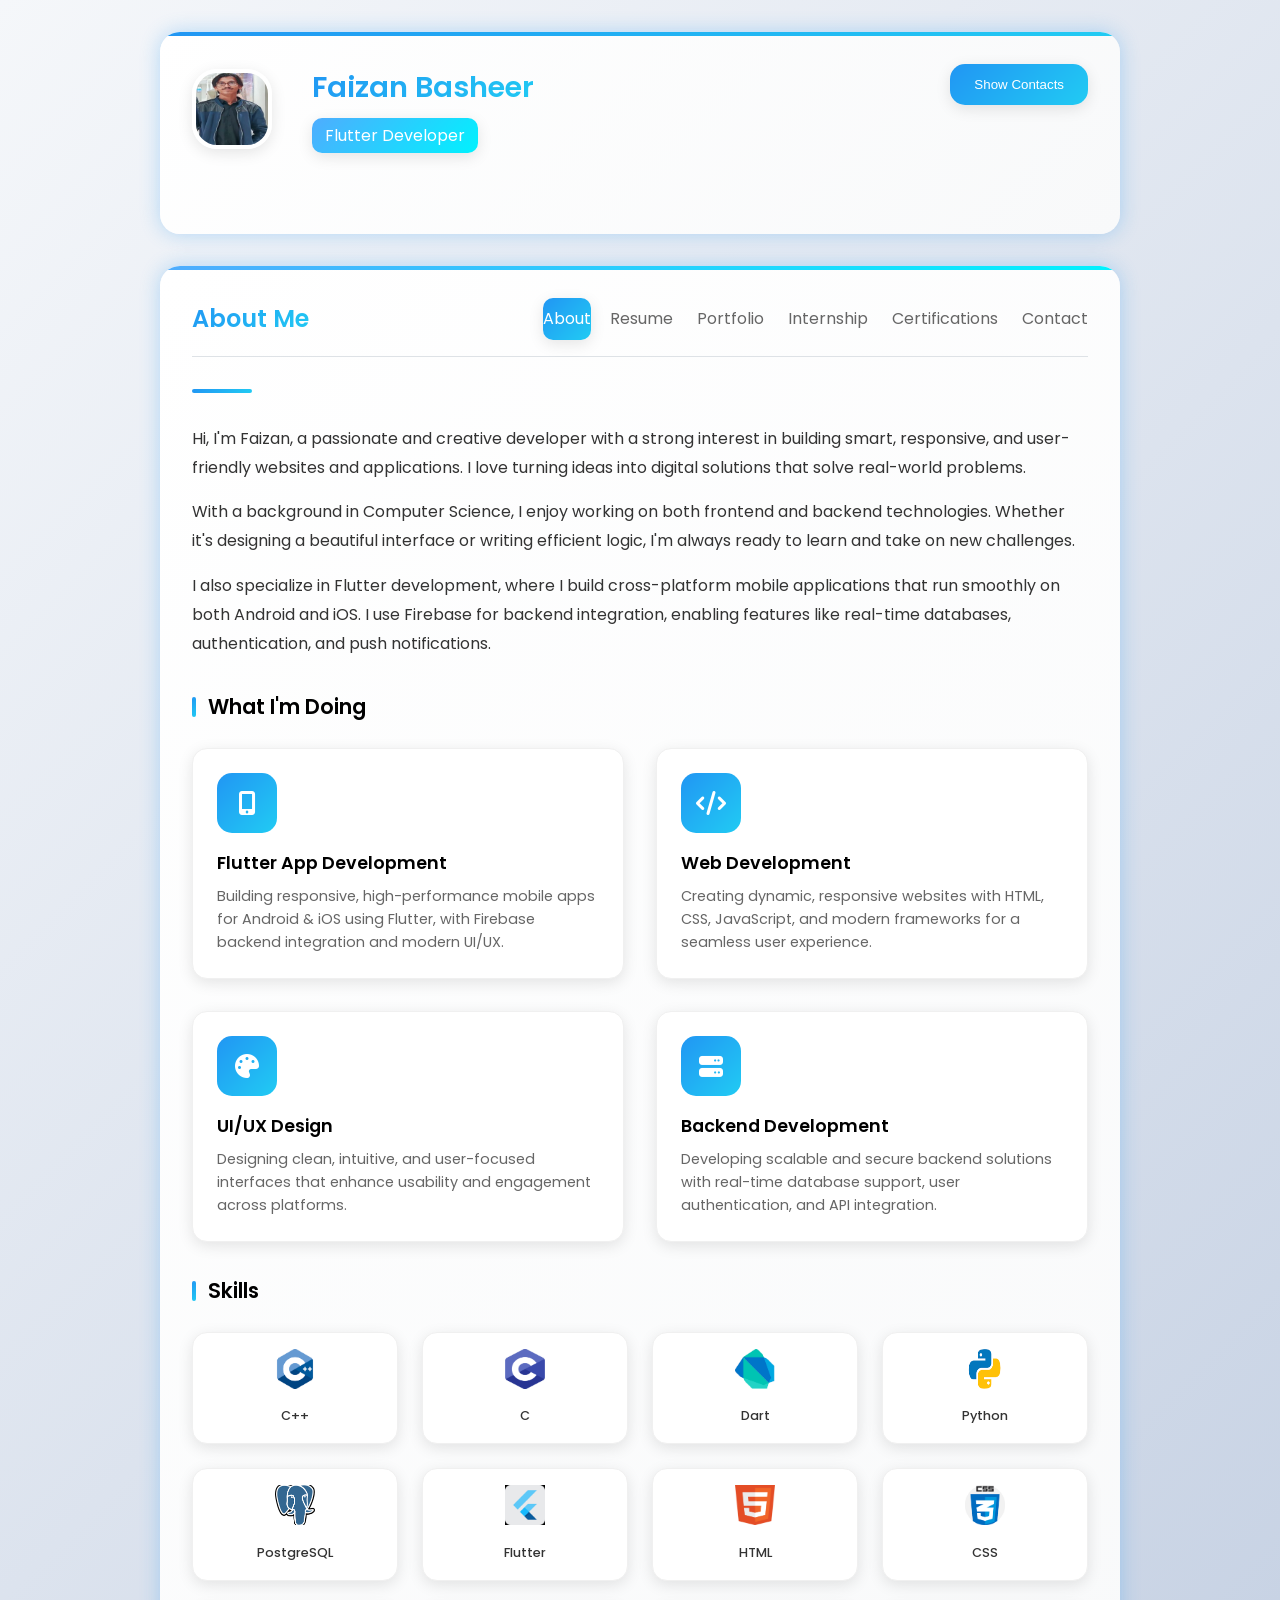
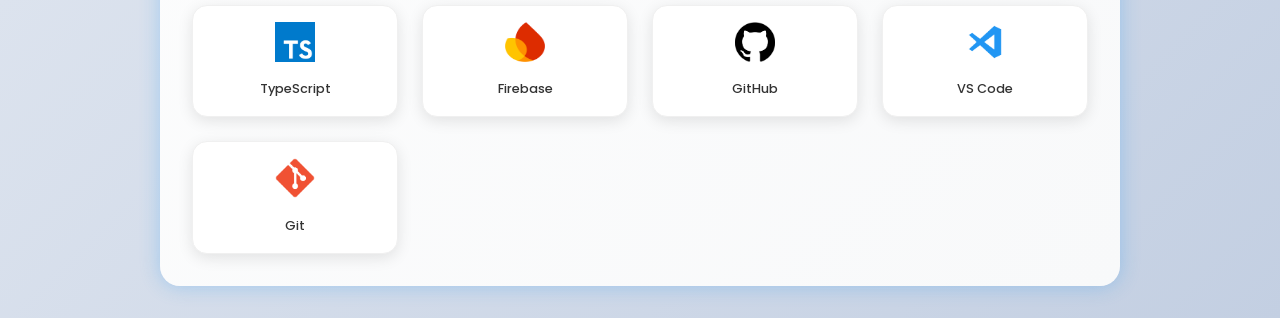
<file: index.html>
<!DOCTYPE html>
<html lang="en">
<head>
  <meta charset="UTF-8" />
  <meta name="viewport" content="width=device-width, initial-scale=1.0"/>
  <title>Faizan Basheer - Flutter Developer</title>
  <link rel="stylesheet" href="https://cdnjs.cloudflare.com/ajax/libs/font-awesome/6.5.1/css/all.min.css" crossorigin="anonymous" />
  <link rel="stylesheet" href="style.css"/>
</head>
<body>
  <div class="container">
    <header class="profile-card">
      <div class="profile-card-top">
        <div class="profile-header">
          <img src="assets/Faizan.jpg" alt="Faizan Basheer" class="profile-pic" />
          <div class="profile-info">
            <h1>Faizan Basheer</h1>
            <p>Flutter Developer</p>
          </div>
        </div>
        <button class="contact-btn">Show Contacts</button>
      </div>

      <div class="contact-details-container">
        <div class="contact-grid">
          <div class="contact-item">
            <div class="contact-icon-wrapper"><i class="fas fa-envelope"></i></div>
            <div class="contact-text">
              <span>EMAIL</span>
              <a href="mailto:faizanbasheer38@gmail.com">faizanbasheer38@gmail.com</a>
            </div>
          </div>
          <div class="contact-item">
            <div class="contact-icon-wrapper"><i class="fas fa-phone"></i></div>
            <div class="contact-text">
              <span>PHONE</span>
              <p>+923329874805</p>
            </div>
          </div>
          <div class="contact-item">
            <div class="contact-icon-wrapper"><i class="fas fa-map-marker-alt"></i></div>
            <div class="contact-text">
              <span>LOCATION</span>
              <p>Karachi, Pakistan</p>
            </div>
          </div>
        </div>
        <div class="social-links">
          <a href="https://www.linkedin.com/in/faizan-basheer" target="_blank"><i class="fab fa-linkedin-in"></i></a>

          <a href="https://github.com/fayzan101" target="_blank"><i class="fab fa-github"></i></a>
          
          <a href="mailto:faizanbasheer38@gmail.com" target="_blank"><i class="fab fa-google"></i></a>
        
          <a href="https://twitter.com/BasheerFai4259" target="_blank"><i class="fab fa-twitter"></i></a>
          
        </div>
      </div>
    </header>

    <main class="content-card">
      <div class="card-header">
        <h2 class="active-section-title">About Me</h2>
        <nav class="main-nav">
          <ul>
            <li><a href="#about" class="active" data-title="About Me">About</a></li>
            <li><a href="#resume" data-title="Resume">Resume</a></li>
            <li><a href="#portfolio" data-title="Portfolio">Portfolio</a></li>
            <li><a href="#internship" data-title="Internship">Internship</a></li> 
            <li><a href="#certifications" data-title="Certifications">Certifications</a></li>
            <li><a href="#contact" data-title="Contact">Contact</a></li>
          </ul>
        </nav>
      </div>

      <!-- ABOUT SECTION -->
      <section id="about" class="content-section">
        <div class="underline"></div>
        <p>
          Hi, I'm Faizan, a passionate and creative developer with a strong interest in building smart, responsive, and user-friendly websites and applications. I love turning ideas into digital solutions that solve real-world problems.
        </p>
        <p>
          With a background in Computer Science, I enjoy working on both frontend and backend technologies. Whether it's designing a beautiful interface or writing efficient logic, I'm always ready to learn and take on new challenges.
        </p>
        <p>
          I also specialize in Flutter development, where I build cross-platform mobile applications that run smoothly on both Android and iOS. I use Firebase for backend integration, enabling features like real-time databases, authentication, and push notifications.
        </p>

        <div class="what-im-doing">
            <h3 class="section-title">What I'm Doing</h3>
            <div class="services-grid">
              
              <!-- Mobile Apps -->
              <div class="service-card">
                <div class="service-icon-container">
                  <i class="fas fa-mobile-alt service-icon"></i>
                </div>
                <div class="service-info">
                  <h4>Flutter App Development</h4>
                  <p>Building responsive, high-performance mobile apps for Android & iOS using Flutter, with Firebase backend integration and modern UI/UX.</p>
                </div>
              </div>
          
              <!-- Web Development -->
              <div class="service-card">
                <div class="service-icon-container">
                  <i class="fas fa-code service-icon"></i>
                </div>
                <div class="service-info">
                  <h4>Web Development</h4>
                  <p>Creating dynamic, responsive websites with HTML, CSS, JavaScript, and modern frameworks for a seamless user experience.</p>
                </div>
              </div>
          
              <!-- UI/UX Design -->
              <div class="service-card">
                <div class="service-icon-container">
                  <i class="fas fa-palette service-icon"></i>
                </div>
                <div class="service-info">
                  <h4>UI/UX Design</h4>
                  <p>Designing clean, intuitive, and user-focused interfaces that enhance usability and engagement across platforms.</p>
                </div>
              </div>
          
              <!-- Backend Development -->
              <div class="service-card">
                <div class="service-icon-container">
                  <i class="fas fa-server service-icon"></i>
                </div>
                <div class="service-info">
                  <h4>Backend Development</h4>
                  <p>Developing scalable and secure backend solutions with real-time database support, user authentication, and API integration.</p>
                </div>
              </div>
          
            </div>
          </div>
          
        <div class="skills-section">
          <h3 class="section-title">Skills</h3>
          <div class="skills-list">
            <div class="skill-card"><img src="assets/c++.png" alt="C++"><p>C++</p></div>
            <div class="skill-card"><img src="assets/c.png" alt="C"><p>C</p></div>
            <div class="skill-card"><img src="assets/dart.png" alt="Dart"><p>Dart</p></div>
            <div class="skill-card"><img src="assets/Python.png" alt="Python"><p>Python</p></div>
            <div class="skill-card"><img src="assets/postgres.png" alt="PostgreSQL"><p>PostgreSQL</p></div>
            <div class="skill-card"><img src="assets/flutter.png" alt="Flutter"><p>Flutter</p></div>
            <div class="skill-card"><img src="assets/hmtl.png" alt="HTML"><p>HTML</p></div>
            <div class="skill-card"><img src="assets/css.png" alt="CSS"><p>CSS</p></div>
            <div class="skill-card"><img src="assets/typescript.png" alt="TypeScript"><p>TypeScript</p></div>
            <div class="skill-card"><img src="assets/firebase.png" alt="Firebase"><p>Firebase</p></div>
            <div class="skill-card"><img src="assets/github.png" alt="GitHub"><p>GitHub</p></div>
            <div class="skill-card"><img src="assets/vscode.png" alt="VS Code"><p>VS Code</p></div>
            <div class="skill-card"><img src="assets/git.png" alt="Git"><p>Git</p></div>

          </div>
        </div>
      </section>

      <!-- RESUME SECTION -->
      <section id="resume" class="content-section hidden">
        <div class="underline"></div>
      
        <!-- Education -->
        <div class="resume-section">
          <div class="resume-title">
            <div class="resume-icon-wrapper"><i class="fas fa-graduation-cap"></i></div>
            <h3>Education</h3>
          </div>
          <div class="timeline resume-grid">
            <div class="resume-card">
              <i class="fas fa-university card-icon"></i>
              <div class="card-content">
                <h4>FAST National University, Karachi</h4>
                <p class="degree">BS in Computer Science</p>
                <span class="date">2024 — Present</span>
              </div>
            </div>
            <div class="resume-card">
              <i class="fas fa-school card-icon"></i>
              <div class="card-content">
                <h4>Army Public Degree College, Karachi</h4>
                <p class="degree">Intermediate in Computer Science (ICS)</p>
                <span class="date">2022 — 2024</span>
              </div>
            </div>
            <div class="resume-card">
              <i class="fas fa-chalkboard-teacher card-icon"></i>
              <div class="card-content">
                <h4>Army Public School, Karachi</h4>
                <p class="degree">Matriculation in Computer Science</p>
                <span class="date">2021 — 2022</span>
              </div>
            </div>
          </div>
        </div>
      
        <!-- Work Experience -->
        <div class="resume-section">
          <div class="resume-title">
            <div class="resume-icon-wrapper"><i class="fas fa-briefcase"></i></div>
            <h3>Work Experience</h3>
          </div>
          <div class="timeline resume-grid">
            <div class="resume-card wide">
              <i class="fas fa-laptop-code card-icon"></i>
              <div class="card-content">
                <h4>Freelance Web Developer</h4>
                <p class="degree">Self-employed | Remote</p>
                <span class="date">Jan 2022 – Present</span>
                <ul class="timeline-details">
                  <li>Built responsive websites and web apps for educational institutes.</li>
                  <li>Used HTML, CSS, JavaScript, TypeScript & Node.js.</li>
                  <li>Gathered client requirements & delivered on time.</li>
                  <li>Ensured mobile responsiveness & good UX.</li>
                </ul>
              </div>
            </div>
          </div>
        </div>
      
        <!-- Leadership & Volunteering -->
        <div class="resume-section">
          <div class="resume-title">
            <div class="resume-icon-wrapper"><i class="fas fa-users"></i></div>
            <h3>Leadership & Volunteering</h3>
          </div>
          <div class="timeline resume-grid">
            <div class="resume-card wide">
              <i class="fas fa-user-tie card-icon"></i>
              <div class="card-content">
                <h4>Deputy Head – Math Olympiad</h4>
                <p class="degree">FAST NUCES Karachi</p>
                <span class="date">April 2025</span>
                <ul class="timeline-details">
                  <li>Created & evaluated math problems for competition.</li>
                  <li>Supervised event with 70+ participants.</li>
                  <li>Managed scheduling & volunteer coordination.</li>
                </ul>
              </div>
            </div>
          </div>
        </div>
      
        <!-- Download Resume Button -->
        <div class="download-resume-btn">
          <a href="assets/Resume.pdf" download>
            <i class="fas fa-download"></i> Download Resume
          </a>
        </div>
      </section>
      
      <!-- OTHER SECTIONS -->
      <!-- PORTFOLIO SECTION -->
<section id="portfolio" class="content-section hidden">
    <div class="underline"></div>
    <h3 class="section-title">My Projects</h3>
    <div class="portfolio-grid">
      <!-- Project 1 -->
      <a href="https://github.com/fayzan101/airline-reservation-system" target="_blank" class="project-card">
        <div class="project-icon"><i class="fas fa-plane"></i></div>
        <div class="project-info">
          <h4>Airline Reservation System</h4>
          <p>Console-based system in C with separate modules for users and admins. Supports flight booking, viewing, modification, and admin-controlled management features.</p>
        </div>
      </a>
  
      <!-- Project 2 -->
      <a href="https://github.com/fayzan101/airline-reservation-ui" target="_blank" class="project-card">
        <div class="project-icon"><i class="fas fa-desktop"></i></div>
        <div class="project-info">
          <h4>Airline Reservation UI</h4>
          <p>Modern, responsive airline booking interface built with HTML, CSS, and JavaScript. Designed for smooth UX with interactive form elements.</p>
        </div>
      </a>
  
      <!-- Project 3 -->
      <a href="https://github.com/fayzan101/quiz-application" target="_blank" class="project-card">
        <div class="project-icon"><i class="fas fa-question-circle"></i></div>
        <div class="project-info">
          <h4>Quiz Application</h4>
          <p>Interactive quiz platform built with TypeScript, React, and Tailwind CSS. Includes timer, score tracking, and responsive design.</p>
        </div>
      </a>
  
      <!-- Project 4 -->
      <a href="https://github.com/fayzan101/chess-game" target="_blank" class="project-card">
        <div class="project-icon"><i class="fas fa-chess-board"></i></div>
        <div class="project-info">
          <h4>Chess Game</h4>
          <p>2-player chess game built using C++ and Raylib. Features a clean graphical interface, interactive piece movement, and real-time multiplayer gameplay on the same device.</p>
        </div>
      </a>
  
      <!-- Project 5 -->
      <a href="https://github.com/fayzan101/FlyCourier-App-Orio-Technologies-" target="_blank" class="project-card">
        <div class="project-icon"><i class="fas fa-shipping-fast"></i></div>
        <div class="project-info">
          <h4>Fly Courier</h4>
          <p>Mobile app UI for courier services, built with Flutter. Features modern design, cross-platform support, and seamless user experience. Developed during internship at Orio Technologies.</p>
        </div>
      </a>
    </div>
  </section>
  

  <section id="internship" class="content-section hidden">
    <div class="underline"></div>
    <h3 class="section-title">Internship</h3>
    <div class="timeline resume-grid">
      <div class="resume-card wide">
        <i class="fas fa-briefcase card-icon"></i>
        <div class="card-content">
          <h4>Flutter Developer Intern</h4>
          <p class="degree">Orio Technologies Pvt Ltd | Onsite</p>
          <span class="date">25th June 2025 – Present</span>
          <ul class="timeline-details">
            <li>Selected for a Flutter Developer Internship at Orio Technologies Pvt Ltd.</li>
            <li>Will be working on developing and maintaining cross-platform mobile applications using Flutter.</li>
            <li>Expected to collaborate with senior developers on implementing features and resolving bugs.</li>
            <li>Will gain hands-on experience integrating RESTful APIs and optimizing app performance.</li>
            <li>Looking forward to contributing to UI/UX improvements and participating in code reviews.</li>
          </ul>
        </div>
      </div>
      <div class="resume-card wide">
        <i class="fas fa-briefcase card-icon"></i>
        <div class="card-content">
          <h4>AI Enhanced Web Developer Intern</h4>
          <p class="degree">Nexium | Remote</p>
          <span class="date">June 2025 – July 2025</span>
          <ul class="timeline-details">
            <li>Built responsive web components and UIs using HTML, CSS, and Tailwind.</li>
            <li>Integrated basic AI tools into front-end workflows for automation and optimization.</li>
            <li>Collaborated with a cross-functional team to enhance project structure and performance.</li>
            <li>Learned project deployment and version control via GitHub.</li>
          </ul>
        </div>
      </div>
    </div>
  </section>
  
  <section id="certifications" class="content-section hidden">
    <div class="underline"></div>
    <h3 class="section-title">Certifications</h3>
    
    <div class="certifications-grid">
      <!-- Circuit Design Certificate -->
      <div class="certification-card">
        <div class="certification-icon">
          <i class="fas fa-microchip"></i>
        </div>
        <div class="certification-info">
          <h4>Circuit Design</h4>
          <p class="certification-issuer">FAST NUCES Karachi</p>
          <p class="certification-date">2025</p>
          <p class="certification-description">Comprehensive circuit design and electronics certification covering fundamental principles, component analysis, and practical implementation.</p>
          <a href="assets/Ciruit Design.pdf" target="_blank" class="certification-link">
            <i class="fas fa-external-link-alt"></i> View Certificate
          </a>
        </div>
      </div>

      <!-- Debug or Die Certificate -->
      <div class="certification-card">
        <div class="certification-icon">
          <i class="fas fa-bug"></i>
        </div>
        <div class="certification-info">
          <h4>Debug or Die</h4>
          <p class="certification-issuer">FAST NUCES Karachi</p>
          <p class="certification-date">2025</p>
          <p class="certification-description">Advanced debugging and problem-solving certification focusing on systematic error detection, code optimization, and efficient troubleshooting techniques.</p>
          <a href="assets/Debug or die.pdf" target="_blank" class="certification-link">
            <i class="fas fa-external-link-alt"></i> View Certificate
          </a>
        </div>
      </div>

      <!-- Coders Cup Certificate -->
      <div class="certification-card">
        <div class="certification-icon">
          <i class="fas fa-trophy"></i>
        </div>
        <div class="certification-info">
          <h4>Coders Cup</h4>
          <p class="certification-issuer">FAST NUCES Karachi</p>
          <p class="certification-date">2024</p>
          <p class="certification-description">Competitive programming and algorithmic problem-solving certification demonstrating advanced coding skills and logical thinking.</p>
          <a href="assets/Coders cup.pdf" target="_blank" class="certification-link">
            <i class="fas fa-external-link-alt"></i> View Certificate
          </a>
        </div>
      </div>

      <!-- Math Olympiad Deputy Head Certificate -->
      <div class="certification-card">
        <div class="certification-icon">
          <i class="fas fa-calculator"></i>
        </div>
        <div class="certification-info">
          <h4>Deputy Head - Math Olympiad</h4>
          <p class="certification-issuer">FAST NUCES Karachi</p>
          <p class="certification-date">2025</p>
          <p class="certification-description">Leadership role as Deputy Head of Math Olympiad, responsible for creating and evaluating math problems, supervising events with 70+ participants, and managing volunteer coordination.</p>
          <a href="assets/Math olympaid.pdf" target="_blank" class="certification-link">
            <i class="fas fa-external-link-alt"></i> View Certificate
          </a>
        </div>
      </div>
    </div>
  </section>
  
  <section id="contact" class="content-section hidden">
    <div class="underline"></div>
    <h3 class="section-title">Get in Touch</h3>
  
    <form action="https://formsubmit.co/faizanbasheer38@gmail.com" method="POST" class="contact-form">
      <!-- Disable CAPTCHA -->
      <input type="hidden" name="_captcha" value="false">
    
      <!-- Redirect to thank-you page after successful submission -->
      <input type="hidden" name="_next" value="https://faizanb-portfolio.vercel.app/thank-you.html">
    
      <div class="form-group">
        <label for="name">Your Name</label>
        <input type="text" name="name" id="name" required placeholder="Enter your name" />
      </div>
    
      <div class="form-group">
        <label for="email">Your Email</label>
        <input type="email" name="email" id="email" required placeholder="Enter your email" />
      </div>
    
      <div class="form-group">
        <label for="message">Your Message</label>
        <textarea name="message" id="message" rows="6" required placeholder="Write your message..."></textarea>
      </div>
    
      <button type="submit" class="submit-btn">Send Message</button>
    </form>
    
      
  </section>
  
    </main>
  </div>
  <script src="script.js"></script>
  <script>
    document.addEventListener("DOMContentLoaded", () => {
      const navLinks = document.querySelectorAll("nav li a");
  
      navLinks.forEach(link => {
        link.addEventListener("click", function () {
          navLinks.forEach(item => item.classList.remove("active")); // Remove from all
          this.classList.add("active"); // Add to clicked
        });
      });
    });
  </script>
  
</body>
</html>
</file>
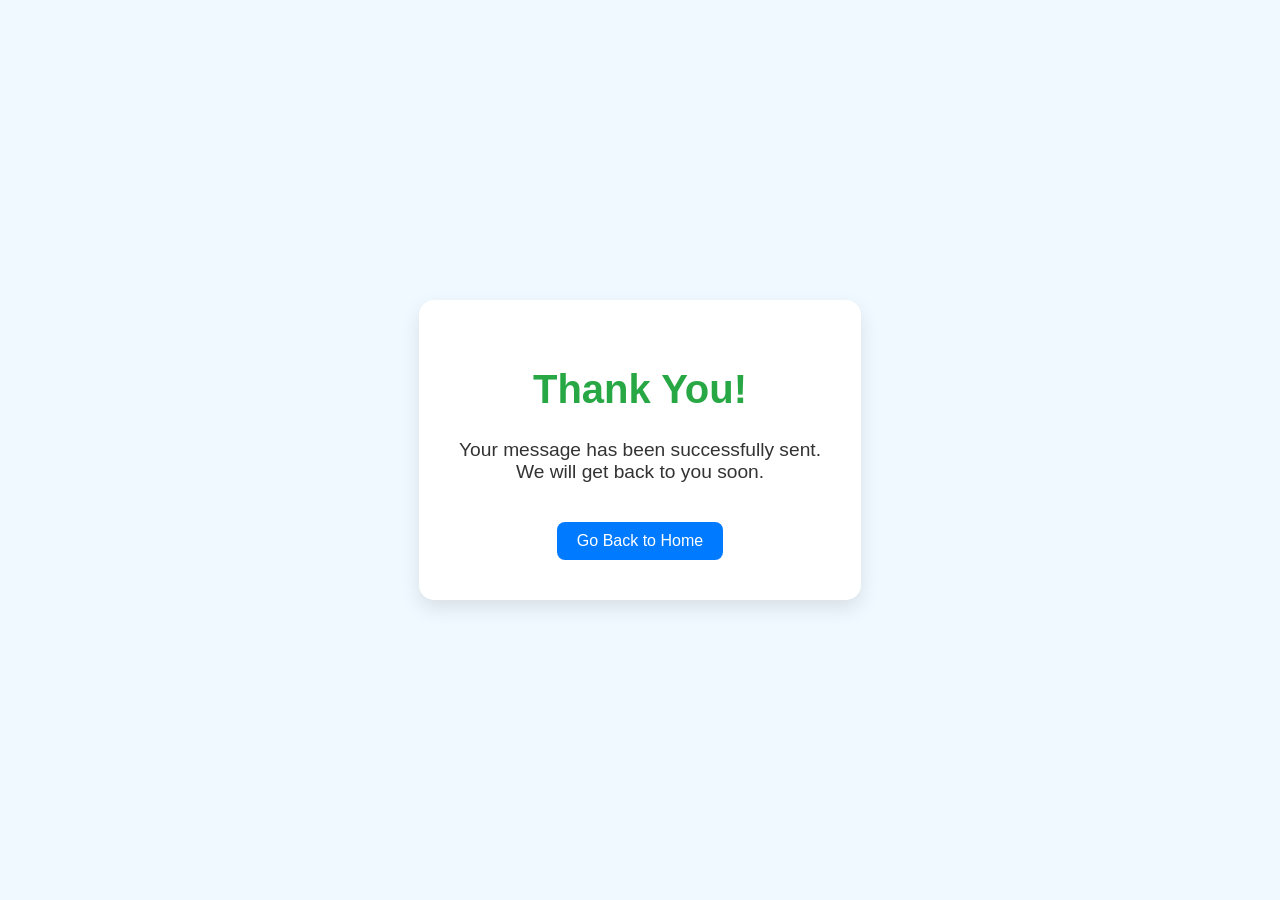
<file: thank-you.html>
<!DOCTYPE html>
<html lang="en">
<head>
  <meta charset="UTF-8">
  <meta name="viewport" content="width=device-width, initial-scale=1">
  <title>Thank You</title>
  <style>
    body {
      margin: 0;
      padding: 0;
      background: #f0f9ff;
      font-family: 'Segoe UI', Tahoma, Geneva, Verdana, sans-serif;
      display: flex;
      align-items: center;
      justify-content: center;
      height: 100vh;
      text-align: center;
    }
    .thank-you-box {
      background: #fff;
      padding: 40px;
      border-radius: 15px;
      box-shadow: 0 8px 20px rgba(0, 0, 0, 0.1);
    }
    h1 {
      color: #28a745;
      font-size: 2.5rem;
    }
    p {
      font-size: 1.2rem;
      color: #333;
    }
    a {
      display: inline-block;
      margin-top: 20px;
      text-decoration: none;
      color: #fff;
      background: #007bff;
      padding: 10px 20px;
      border-radius: 8px;
      transition: background 0.3s;
    }
    a:hover {
      background: #0056b3;
    }
  </style>
</head>
<body>
  <div class="thank-you-box">
    <h1>Thank You!</h1>
    <p>Your message has been successfully sent.<br>We will get back to you soon.</p>
    <a href="index.html">Go Back to Home</a>
  </div>
</body>
</html>
</file>
<file: style.css>
@import url('https://fonts.googleapis.com/css2?family=Poppins:wght@300;400;500;600;700&display=swap');

html {
    scroll-behavior: smooth;
}

:root {
    --primary-color: #000000; 
    --background-color: #ffffff;
    --card-background: #f8f9fa; 
    --text-color: #333333; 
    --text-secondary: #666666; 
    --border-radius: 20px;
    --container-padding: 1rem;
    --card-padding: 1.5rem;
    --gradient-primary: linear-gradient(135deg, #2196F3 0%, #21CBF3 100%);
    --gradient-secondary: linear-gradient(135deg, #4facfe 0%, #00f2fe 100%);
    --shadow-light: 0 4px 15px rgba(0, 0, 0, 0.1);
    --shadow-medium: 0 10px 30px rgba(0, 0, 0, 0.2);
    --shadow-heavy: 0 20px 40px rgba(0, 0, 0, 0.3);
}

* {
    margin: 0;
    padding: 0;
    box-sizing: border-box;
}

body {
    font-family: 'Poppins', sans-serif;
    background: linear-gradient(135deg, #f5f7fa 0%, #c3cfe2 100%);
    color: var(--text-color);
    line-height: 1.6;
    min-height: 100vh;
    padding: var(--container-padding);
    position: relative;
}

body::before {
    content: '';
    position: fixed;
    top: 0;
    left: 0;
    width: 100%;
    height: 100%;
    background: url('data:image/svg+xml,<svg xmlns="http://www.w3.org/2000/svg" viewBox="0 0 100 100"><defs><pattern id="grain" width="100" height="100" patternUnits="userSpaceOnUse"><circle cx="50" cy="50" r="1" fill="%23ffffff" opacity="0.1"/></pattern></defs><rect width="100" height="100" fill="url(%23grain)"/></svg>');
    pointer-events: none;
    z-index: -1;
}

.container {
    width: 100%;
    max-width: 960px;
    margin: 0 auto;
    animation: fadeInUp 0.8s ease-out;
}

@keyframes fadeInUp {
    from {
        opacity: 0;
        transform: translateY(30px);
    }
    to {
        opacity: 1;
        transform: translateY(0);
    }
}

/* Profile Card */
.profile-card {
    background: linear-gradient(135deg, #ffffff 0%, #f8f9fa 100%);
    border-radius: var(--border-radius);
    padding: var(--card-padding);
    margin-bottom: 2rem;
    box-shadow: var(--shadow-medium);
    position: relative;
    overflow: hidden;
    transition: all 0.3s ease;
}

.profile-card::before {
    content: '';
    position: absolute;
    top: 0;
    left: 0;
    right: 0;
    height: 4px;
    background: var(--gradient-primary);
}

.profile-card:hover {
    transform: translateY(-5px);
    box-shadow: var(--shadow-heavy);
}

.profile-card-top {
    display: flex;
    flex-direction: column;
    align-items: center;
    text-align: center;
    gap: 1rem;
}

.profile-header {
    display: flex;
    flex-direction: column;
    align-items: center;
    gap: 1rem;
}

.profile-pic {
    width: 80px;
    height: 80px;
    border-radius: 25px;
    object-fit: cover;
    border: 4px solid #fff;
    box-shadow: var(--shadow-light);
    transition: all 0.3s ease;
}

.profile-pic:hover {
    transform: scale(1.05);
    box-shadow: var(--shadow-medium);
}

.profile-info h1 {
    font-size: 1.8rem;
    font-weight: 600;
    color: #000;
    margin-bottom: 0.5rem;
    background: var(--gradient-primary);
    -webkit-background-clip: text;
    -webkit-text-fill-color: transparent;
    background-clip: text;
}

.profile-info p {
    font-size: 1rem;
    background: var(--gradient-secondary);
    color: white;
    padding: 0.3rem 0.8rem;
    border-radius: 10px;
    display: inline-block;
    box-shadow: var(--shadow-light);
    transition: all 0.3s ease;
}

.profile-info p:hover {
    transform: scale(1.05);
    box-shadow: var(--shadow-medium);
}

.contact-btn {
    background: var(--gradient-primary);
    color: #fff;
    border: none;
    padding: 0.8rem 1.5rem;
    border-radius: 15px;
    font-weight: 500;
    cursor: pointer;
    transition: all 0.3s ease;
    box-shadow: var(--shadow-light);
    width: 100%;
    max-width: 200px;
    position: relative;
    overflow: hidden;
}

.contact-btn::before {
    content: '';
    position: absolute;
    top: 0;
    left: -100%;
    width: 100%;
    height: 100%;
    background: linear-gradient(90deg, transparent, rgba(255,255,255,0.2), transparent);
    transition: left 0.5s;
}

.contact-btn:hover::before {
    left: 100%;
}

.contact-btn:hover {
    transform: translateY(-2px);
    box-shadow: var(--shadow-medium);
}

.contact-details-container {
    border-top: 1px solid #dee2e6;
    margin-top: 1.5rem;
    padding-top: 1.5rem;
    max-height: 0;
    overflow: hidden;
    opacity: 0;
    transition: all 0.5s ease-out;
}

.contact-details-container.visible {
    max-height: 500px;
    opacity: 1;
}

.contact-grid {
    display: grid;
    grid-template-columns: 1fr;
    gap: 1.5rem;
    padding-bottom: 1.5rem;
    border-bottom: 1px solid #dee2e6;
}

.contact-item {
    display: flex;
    align-items: center;
    gap: 1rem;
    padding: 0.5rem 0;
}

.contact-icon-wrapper {
    background: #e9ecef;
    border-radius: 12px;
    width: 50px;
    height: 50px;
    display: flex;
    align-items: center;
    justify-content: center;
    flex-shrink: 0;
}

.contact-icon-wrapper i {
    color: var(--primary-color);
    font-size: 1.2rem;
}

.contact-text span {
    font-size: 0.8rem;
    color: var(--text-secondary);
    margin-bottom: 0.25rem;
    font-weight: 500;
    display: block;
}

.contact-text p,
.contact-text a {
    font-size: 1rem;
    color: var(--text-color);
    text-decoration: none;
    margin: 0;
    word-break: break-word;
}

.contact-text a:hover {
    color: var(--primary-color);
}

.social-links {
    display: flex;
    justify-content: center;
    gap: 1.5rem;
    padding-top: 1.5rem;
    flex-wrap: wrap;
}

.social-links a {
    color: var(--text-secondary);
    font-size: 1.2rem;
    transition: color 0.3s ease;
    padding: 0.5rem;
}

.social-links a:hover {
    color: var(--primary-color);
}

/* Content Card */
.content-card {
    background: linear-gradient(135deg, #ffffff 0%, #f8f9fa 100%);
    border-radius: var(--border-radius);
    padding: var(--card-padding);
    box-shadow: var(--shadow-medium);
    position: relative;
    overflow: hidden;
    transition: all 0.3s ease;
}

.content-card::before {
    content: '';
    position: absolute;
    top: 0;
    left: 0;
    right: 0;
    height: 4px;
    background: var(--gradient-secondary);
}

.content-card:hover {
    transform: translateY(-3px);
    box-shadow: var(--shadow-heavy);
}

.card-header {
    display: flex;
    flex-direction: column;
    gap: 1rem;
    border-bottom: 1px solid #dee2e6;
    padding-bottom: 1rem;
    margin-bottom: 2rem;
}

.active-section-title {
    font-size: 1.5rem;
    font-weight: 600;
    color: var(--primary-color);
    text-align: center;
    background: var(--gradient-primary);
    -webkit-background-clip: text;
    -webkit-text-fill-color: transparent;
    background-clip: text;
}

.main-nav ul {
    display: flex;
    flex-direction: column;
    gap: 0.5rem;
    list-style: none;
}

.main-nav a {
    display: block;
    padding: 0.8rem 1rem;
    text-decoration: none;
    color: var(--text-secondary);
    border-radius: 10px;
    transition: all 0.3s ease;
    position: relative;
    overflow: hidden;
    background: transparent;
}

.main-nav a::before {
    content: '';
    position: absolute;
    top: 0;
    left: -100%;
    width: 100%;
    height: 100%;
    background: var(--gradient-primary);
    transition: left 0.3s ease;
    z-index: -1;
}

.main-nav a:hover::before,
.main-nav a.active::before {
    left: 0;
}

.main-nav a:hover,
.main-nav a.active {
    color: white;
    transform: translateX(5px);
    box-shadow: var(--shadow-light);
}

.main-nav a::after {
    content: '';
    position: absolute;
    bottom: 0;
    left: 0;
    width: 0;
    height: 2px;
    background: var(--gradient-secondary);
    transition: width 0.3s ease;
}

.main-nav a.active::after {
    width: 100%;
}

.content-section {
    animation: fadeIn 0.5s ease-out;
}

@keyframes fadeIn {
    from {
        opacity: 0;
        transform: translateY(20px);
    }
    to {
        opacity: 1;
        transform: translateY(0);
    }
}

.content-section .underline {
    width: 60px;
    height: 4px;
    background: var(--gradient-primary);
    margin: 1rem 0 2rem 0;
    border-radius: 2px;
    animation: expandWidth 0.8s ease-out;
}

@keyframes expandWidth {
    from {
        width: 0;
    }
    to {
        width: 60px;
    }
}

.content-section p {
    margin-bottom: 1rem;
    line-height: 1.8;
    color: var(--text-color);
}

.hidden {
    display: none;
}

/* What I'm Doing Section */
.what-im-doing {
    margin-top: 2rem;
}

.section-title {
    font-size: 1.3rem;
    font-weight: 600;
    margin-bottom: 1.5rem;
    color: var(--primary-color);
    position: relative;
    padding-left: 1rem;
}

.section-title::before {
    content: '';
    position: absolute;
    left: 0;
    top: 50%;
    transform: translateY(-50%);
    width: 4px;
    height: 20px;
    background: var(--gradient-primary);
    border-radius: 2px;
}

.services-grid {
    display: grid;
    grid-template-columns: 1fr;
    gap: 1.5rem;
    margin-top: 1.5rem;
}

.service-card {
    background: white;
    padding: 1.5rem;
    border-radius: 15px;
    box-shadow: var(--shadow-light);
    transition: all 0.3s ease;
    border: 1px solid #f0f0f0;
    position: relative;
    overflow: hidden;
}

.service-card::before {
    content: '';
    position: absolute;
    top: 0;
    left: 0;
    width: 100%;
    height: 3px;
    background: var(--gradient-primary);
    transform: scaleX(0);
    transition: transform 0.3s ease;
}

.service-card:hover::before {
    transform: scaleX(1);
}

.service-card:hover {
    transform: translateY(-5px);
    box-shadow: var(--shadow-medium);
    border-color: transparent;
}

.service-icon-container {
    width: 60px;
    height: 60px;
    background: var(--gradient-primary);
    border-radius: 15px;
    display: flex;
    align-items: center;
    justify-content: center;
    margin-bottom: 1rem;
    transition: all 0.3s ease;
}

.service-card:hover .service-icon-container {
    transform: scale(1.1) rotate(5deg);
}

.service-icon {
    color: white;
    font-size: 1.5rem;
}

.service-info h4 {
    font-size: 1.1rem;
    font-weight: 600;
    margin-bottom: 0.5rem;
    color: var(--primary-color);
}

.service-info p {
    font-size: 0.9rem;
    color: var(--text-secondary);
    line-height: 1.6;
    margin: 0;
}

/* Skills Section */
.skills-section {
    margin-top: 2rem;
}

.skills-list {
    display: grid;
    grid-template-columns: repeat(auto-fit, minmax(120px, 1fr));
    gap: 1rem;
    margin-top: 1.5rem;
}

.skill-card {
    background: white;
    padding: 1rem;
    border-radius: 15px;
    text-align: center;
    box-shadow: var(--shadow-light);
    transition: all 0.3s ease;
    border: 1px solid #f0f0f0;
    position: relative;
    overflow: hidden;
}

.skill-card::before {
    content: '';
    position: absolute;
    top: 0;
    left: 0;
    width: 100%;
    height: 100%;
    background: var(--gradient-primary);
    opacity: 0;
    transition: opacity 0.3s ease;
    z-index: -1;
}

.skill-card:hover::before {
    opacity: 0.1;
}

.skill-card:hover {
    transform: translateY(-5px) scale(1.02);
    box-shadow: var(--shadow-medium);
    border-color: transparent;
}

.skill-card img {
    width: 40px;
    height: 40px;
    margin-bottom: 0.5rem;
    transition: all 0.3s ease;
}

.skill-card:hover img {
    transform: scale(1.1);
}

.skill-card p {
    font-size: 0.8rem;
    font-weight: 500;
    color: var(--text-color);
    margin: 0;
    transition: color 0.3s ease;
}

.skill-card:hover p {
    color: var(--primary-color);
}

/* Resume Section */
.resume-section {
    margin-bottom: 2rem;
}

.resume-title {
    display: flex;
    align-items: center;
    gap: 1rem;
    margin-bottom: 1.5rem;
    text-align: center;
}

.resume-icon-wrapper {
    width: 50px;
    height: 50px;
    background: var(--gradient-primary);
    border-radius: 12px;
    display: flex;
    align-items: center;
    justify-content: center;
    transition: all 0.3s ease;
}

.resume-title:hover .resume-icon-wrapper {
    transform: scale(1.1) rotate(5deg);
}

.resume-icon-wrapper i {
    color: white;
    font-size: 1.2rem;
}

.resume-grid {
    display: grid;
    grid-template-columns: 1fr;
    gap: 1.5rem;
}

.resume-card {
    background: white;
    padding: 1.5rem;
    border-radius: 15px;
    box-shadow: var(--shadow-light);
    transition: all 0.3s ease;
    border: 1px solid #f0f0f0;
    position: relative;
    overflow: hidden;
}

.resume-card::before {
    content: '';
    position: absolute;
    top: 0;
    left: 0;
    width: 4px;
    height: 100%;
    background: var(--gradient-primary);
    transform: scaleY(0);
    transition: transform 0.3s ease;
}

.resume-card:hover::before {
    transform: scaleY(1);
}

.resume-card:hover {
    transform: translateY(-3px);
    box-shadow: var(--shadow-medium);
    border-color: transparent;
}

.resume-card.wide {
    grid-column: 1 / -1;
}

.card-icon {
    color: var(--primary-color);
    font-size: 1.5rem;
    margin-bottom: 1rem;
    transition: all 0.3s ease;
}

.resume-card:hover .card-icon {
    transform: scale(1.1);
}

.card-content h4 {
    font-size: 1.1rem;
    font-weight: 600;
    color: var(--primary-color);
    margin-bottom: 0.5rem;
}

.card-content .degree {
    font-size: 0.9rem;
    color: var(--text-secondary);
    margin-bottom: 0.5rem;
    font-weight: 500;
}

.card-content .date {
    font-size: 0.8rem;
    color: var(--text-secondary);
    background: #f8f9fa;
    padding: 0.2rem 0.5rem;
    border-radius: 5px;
    display: inline-block;
    margin-bottom: 1rem;
}

.timeline-details {
    list-style: none;
    padding-left: 0;
}

.timeline-details li {
    position: relative;
    padding-left: 1.5rem;
    margin-bottom: 0.5rem;
    font-size: 0.9rem;
    color: var(--text-secondary);
    line-height: 1.6;
}

.timeline-details li::before {
    content: '▸';
    position: absolute;
    left: 0;
    color: var(--primary-color);
    font-weight: bold;
}

/* Portfolio Section */
.portfolio-grid {
    display: grid;
    grid-template-columns: 1fr;
    gap: 1.5rem;
    margin-top: 1.5rem;
}

.project-card {
    background: white;
    padding: 1.5rem;
    border-radius: 15px;
    text-decoration: none;
    color: inherit;
    box-shadow: var(--shadow-light);
    transition: all 0.3s ease;
    border: 1px solid #f0f0f0;
    position: relative;
    overflow: hidden;
    display: flex;
    align-items: center;
    gap: 1rem;
}

.project-card::before {
    content: '';
    position: absolute;
    top: 0;
    left: 0;
    width: 100%;
    height: 3px;
    background: var(--gradient-primary);
    transform: scaleX(0);
    transition: transform 0.3s ease;
}

.project-card:hover::before {
    transform: scaleX(1);
}

.project-card:hover {
    transform: translateY(-5px);
    box-shadow: var(--shadow-medium);
    border-color: transparent;
}

.project-icon {
    width: 60px;
    height: 60px;
    background: var(--gradient-primary);
    border-radius: 15px;
    display: flex;
    align-items: center;
    justify-content: center;
    flex-shrink: 0;
    transition: all 0.3s ease;
}

.project-card:hover .project-icon {
    transform: scale(1.1) rotate(5deg);
}

.project-icon i {
    color: white;
    font-size: 1.5rem;
}

.project-info h4 {
    font-size: 1.1rem;
    font-weight: 600;
    color: var(--primary-color);
    margin-bottom: 0.5rem;
    transition: color 0.3s ease;
}

.project-card:hover .project-info h4 {
    color: var(--primary-color);
}

.project-info p {
    font-size: 0.9rem;
    color: var(--text-secondary);
    line-height: 1.6;
    margin: 0;
}

/* Certifications Section */
.certifications-grid {
    display: grid;
    grid-template-columns: 1fr;
    gap: 1.5rem;
    margin-top: 1.5rem;
}

.certification-card {
    background: white;
    padding: 1.5rem;
    border-radius: 15px;
    box-shadow: var(--shadow-light);
    transition: all 0.3s ease;
    border: 1px solid #f0f0f0;
    position: relative;
    overflow: hidden;
    display: flex;
    align-items: center;
    gap: 1rem;
}

.certification-card::before {
    content: '';
    position: absolute;
    top: 0;
    left: 0;
    width: 4px;
    height: 100%;
    background: var(--gradient-primary);
    transform: scaleY(0);
    transition: transform 0.3s ease;
}

.certification-card:hover::before {
    transform: scaleY(1);
}

.certification-card:hover {
    transform: translateY(-5px);
    box-shadow: var(--shadow-medium);
    border-color: transparent;
}

.certification-icon {
    width: 60px;
    height: 60px;
    background: var(--gradient-primary);
    border-radius: 15px;
    display: flex;
    align-items: center;
    justify-content: center;
    flex-shrink: 0;
    transition: all 0.3s ease;
}

.certification-card:hover .certification-icon {
    transform: scale(1.1) rotate(5deg);
}

.certification-icon i {
    color: white;
    font-size: 1.5rem;
}

.certification-info h4 {
    font-size: 1.1rem;
    font-weight: 600;
    color: var(--primary-color);
    margin-bottom: 0.5rem;
}

.certification-issuer {
    font-size: 0.9rem;
    color: var(--text-secondary);
    margin-bottom: 0.3rem;
    font-weight: 500;
}

.certification-date {
    font-size: 0.8rem;
    color: var(--text-secondary);
    background: #f8f9fa;
    padding: 0.2rem 0.5rem;
    border-radius: 5px;
    display: inline-block;
    margin-bottom: 0.5rem;
}

.certification-description {
    font-size: 0.9rem;
    color: var(--text-secondary);
    line-height: 1.6;
    margin: 0;
    word-spacing: normal;
    white-space: normal;
    text-align: left;
}

.certification-link {
    color: var(--primary-color);
    text-decoration: none;
    font-weight: 500;
    display: inline-flex;
    align-items: center;
    gap: 0.5rem;
    margin-top: 0.5rem;
    transition: all 0.3s ease;
    padding: 0.3rem 0.8rem;
    border-radius: 5px;
    background: transparent;
}

.certification-link:hover {
    background: var(--gradient-primary);
    color: white;
    transform: translateX(5px);
}

.certification-link i {
    color: inherit;
    font-size: 0.9rem;
}

/* Contact Form */
.contact-form {
    max-width: 100%;
    margin-top: 2rem;
    display: flex;
    flex-direction: column;
    gap: 1.2rem;
    color: #fff;
}

.form-group {
    display: flex;
    flex-direction: column;
}

.form-group label {
    font-weight: 600;
    margin-bottom: 0.4rem;
    color: #000;
    transition: color 0.3s ease;
}

.form-group:focus-within label {
    color: var(--primary-color);
}

.form-group input,
.form-group textarea {
    padding: 0.8rem;
    border: 2px solid #dee2e6;
    border-radius: 8px;
    font-size: 1rem;
    background-color: #ffffff;
    color: #000;
    transition: all 0.3s ease;
    width: 100%;
}

.form-group input::placeholder,
.form-group textarea::placeholder {
    color: #999;
}

.form-group input:focus,
.form-group textarea:focus {
    border-color: var(--primary-color);
    outline: none;
    box-shadow: 0 0 0 3px rgba(33, 150, 243, 0.1);
    transform: translateY(-1px);
}

.submit-btn {
    padding: 1rem 2rem;
    background: var(--gradient-primary);
    color: #fff;
    border: none;
    border-radius: 15px;
    font-weight: 500;
    cursor: pointer;
    transition: all 0.3s ease;
    box-shadow: var(--shadow-light);
    width: 100%;
    position: relative;
    overflow: hidden;
}

.submit-btn::before {
    content: '';
    position: absolute;
    top: 0;
    left: -100%;
    width: 100%;
    height: 100%;
    background: linear-gradient(90deg, transparent, rgba(255,255,255,0.2), transparent);
    transition: left 0.5s;
}

.submit-btn:hover::before {
    left: 100%;
}

.submit-btn:hover {
    transform: translateY(-2px);
    box-shadow: var(--shadow-medium);
}

.download-resume-btn {
    text-align: center;
    margin-top: 30px;
}

.download-resume-btn a {
    background: var(--gradient-primary);
    color: #fff;
    text-decoration: none;
    padding: 1rem 2rem;
    border-radius: 15px;
    font-weight: 500;
    display: inline-flex;
    align-items: center;
    gap: 0.5rem;
    transition: all 0.3s ease;
    box-shadow: var(--shadow-light);
    position: relative;
    overflow: hidden;
}

.download-resume-btn a::before {
    content: '';
    position: absolute;
    top: 0;
    left: -100%;
    width: 100%;
    height: 100%;
    background: linear-gradient(90deg, transparent, rgba(255,255,255,0.2), transparent);
    transition: left 0.5s;
}

.download-resume-btn a:hover::before {
    left: 100%;
}

.download-resume-btn a:hover {
    transform: translateY(-2px);
    box-shadow: var(--shadow-medium);
}

/* Loading Animation */
@keyframes pulse {
    0%, 100% {
        opacity: 1;
    }
    50% {
        opacity: 0.5;
    }
}

.loading {
    animation: pulse 1.5s ease-in-out infinite;
}

/* Floating Animation */
@keyframes float {
    0%, 100% {
        transform: translateY(0px);
    }
    50% {
        transform: translateY(-10px);
    }
}

.floating {
    animation: float 3s ease-in-out infinite;
}

/* Glow Effect */
.glow {
    box-shadow: 0 0 20px rgba(33, 150, 243, 0.3);
}

.glow:hover {
    box-shadow: 0 0 30px rgba(33, 150, 243, 0.5);
}

/* Tablet Styles */
@media (min-width: 768px) {
    :root {
        --container-padding: 2rem;
        --card-padding: 2rem;
    }

    .profile-card-top {
        flex-direction: row;
        justify-content: space-between;
        align-items: center;
        text-align: left;
    }

    .profile-header {
        flex-direction: row;
        align-items: center;
        text-align: left;
    }

    .profile-pic {
        margin-right: 1.5rem;
    }

    .contact-btn {
        width: auto;
        position: absolute;
        top: 2rem;
        right: 2rem;
    }

    .card-header {
        flex-direction: row;
        justify-content: space-between;
        align-items: center;
    }

    .active-section-title {
        text-align: left;
    }

    .main-nav ul {
        flex-direction: row;
        gap: 1.5rem;
    }

    .main-nav a {
        padding: 0.5rem 0;
        text-align: left;
        background: none;
    }

    .main-nav a::after {
        bottom: -17px;
    }

    .services-grid {
        grid-template-columns: repeat(2, 1fr);
    }

    .skills-list {
        grid-template-columns: repeat(auto-fit, minmax(200px, 1fr));
    }

    .portfolio-grid {
        grid-template-columns: repeat(auto-fit, minmax(300px, 1fr));
    }

    .certifications-grid {
        grid-template-columns: repeat(auto-fit, minmax(300px, 1fr));
    }

    .contact-grid {
        grid-template-columns: repeat(auto-fit, minmax(250px, 1fr));
    }

    .resume-title {
        flex-direction: row;
        align-items: center;
        text-align: left;
    }

    .resume-card {
        flex-direction: row;
        align-items: flex-start;
    }

    .resume-card.wide {
        flex-direction: row;
    }

    .service-card {
        flex-direction: row;
        text-align: left;
        align-items: flex-start;
    }

    .service-icon-container {
        flex-shrink: 0;
    }

    .project-card {
        flex-direction: row;
        align-items: center;
    }

    .project-icon {
        text-align: left;
        flex-shrink: 0;
    }

    .project-info h4 {
        text-align: left;
    }

    .project-info p {
        text-align: left;
    }

    .certification-card {
        flex-direction: row;
        align-items: flex-start;
    }

    .certification-icon {
        flex-shrink: 0;
    }

    .contact-form {
        max-width: 600px;
    }

    .submit-btn {
        width: auto;
        align-self: flex-start;
    }

    .download-resume-btn a {
        width: auto;
    }
}

/* Desktop Styles */
@media (min-width: 1024px) {
    .container {
        padding: 0;
    }

    body {
        padding: 2rem;
    }

    .services-grid {
        grid-template-columns: repeat(2, 1fr);
        gap: 2rem;
    }

    .skills-list {
        grid-template-columns: repeat(auto-fit, minmax(180px, 1fr));
        gap: 1.5rem;
    }

    .portfolio-grid {
        grid-template-columns: repeat(auto-fit, minmax(350px, 1fr));
    }

    .certifications-grid {
        grid-template-columns: repeat(auto-fit, minmax(350px, 1fr));
    }

    .contact-grid {
        grid-template-columns: repeat(3, 1fr);
    }
}

/* Large Desktop Styles */
@media (min-width: 1200px) {
    .services-grid {
        grid-template-columns: repeat(2, 1fr);
    }

    .portfolio-grid {
        grid-template-columns: repeat(auto-fit, minmax(400px, 1fr));
    }

    .certifications-grid {
        grid-template-columns: repeat(auto-fit, minmax(400px, 1fr));
    }
}

/* Extra Small Devices */
@media (max-width: 480px) {
    :root {
        --container-padding: 0.5rem;
        --card-padding: 1rem;
    }

    .active-section-title {
        font-size: 1.5rem;
    }

    .profile-info h1 {
        font-size: 1.4rem;
    }

    .contact-btn,
    .submit-btn,
    .download-resume-btn a {
        width: 100%;
        text-align: center;
    }

    .form-group input,
    .form-group textarea {
        font-size: 0.9rem;
    }

    .contact-icon-wrapper {
        width: 40px;
        height: 40px;
    }

    .contact-icon-wrapper i {
        font-size: 1rem;
    }

    .project-info h4,
    .service-info h4 {
        font-size: 1rem;
    }

    .card-content h4 {
        font-size: 1rem;
    }

    .skills-list {
        grid-template-columns: repeat(auto-fit, minmax(120px, 1fr));
        gap: 0.8rem;
    }

    .skill-card {
        padding: 0.8rem;
    }

    .skill-card img {
        max-width: 35px;
        max-height: 35px;
    }

    .skill-card p {
        font-size: 0.8rem;
    }
}
</file>
